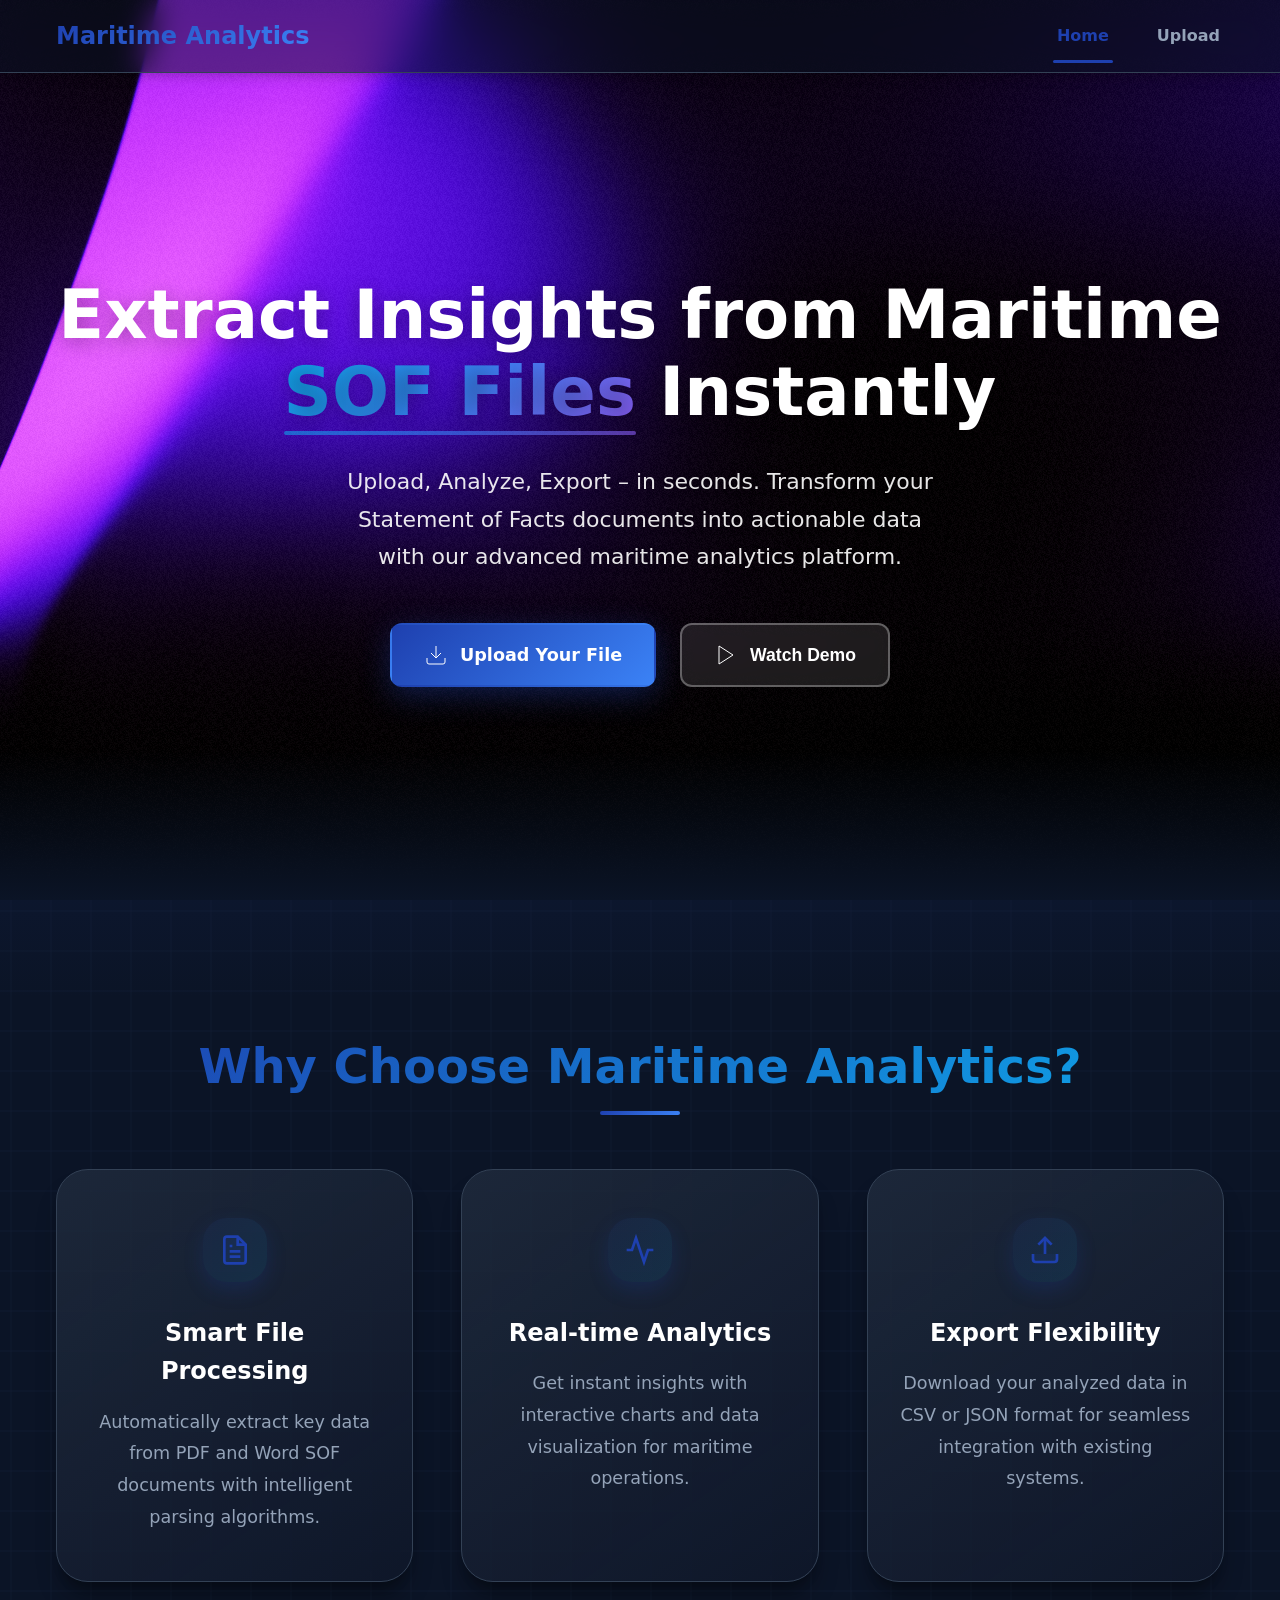
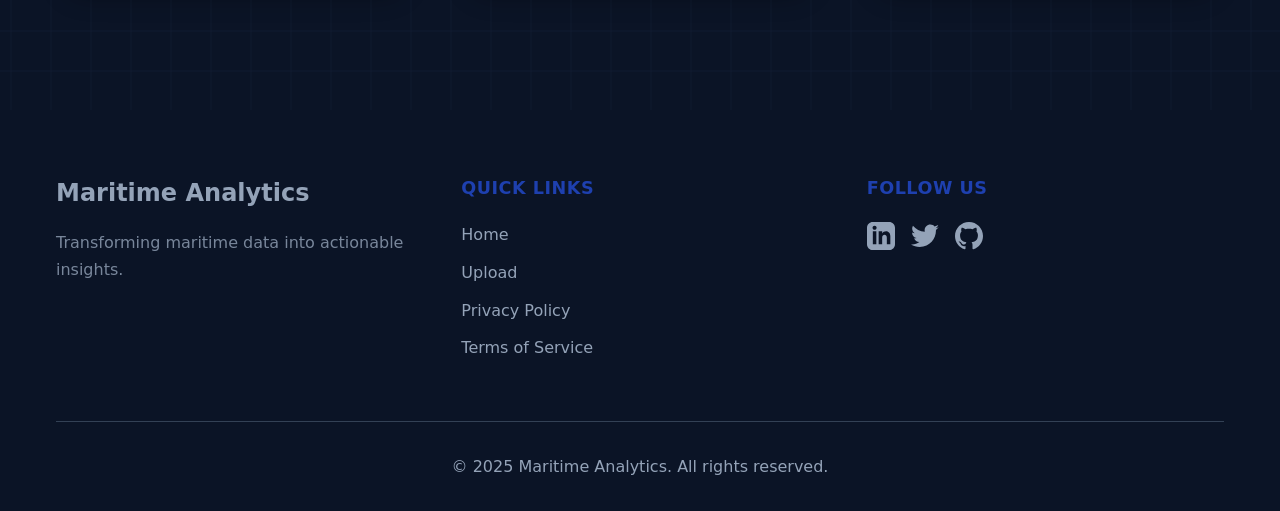
<file: project-frontend/index.html>
<!DOCTYPE html>
<html lang="en">
  <head>
    <meta charset="UTF-8" />
    <meta name="viewport" content="width=device-width, initial-scale=1.0" />
    <title>Maritime SOF Analytics - Extract Insights Instantly</title>
    <link rel="stylesheet" href="styles.css" />
  </head>
  <body>
    <nav class="navbar">
      <div class="nav-container">
        <div class="nav-brand">Maritime Analytics</div>
        <ul class="nav-menu" id="main-menu">
          <li><a href="index.html" class="nav-link active">Home</a></li>
          <li><a href="upload.html" class="nav-link">Upload</a></li>
        </ul>
      </div>
    </nav>

    <section class="hero">
      <canvas id="veil-canvas"></canvas>
      <div class="hero-container">
        <div class="hero-content">
          <h1 class="hero-title">
            Extract Insights from Maritime
            <span class="gradient-text">SOF Files</span>
            Instantly
          </h1>
          <p class="hero-subtitle">
            Upload, Analyze, Export – in seconds. Transform your Statement of
            Facts documents into actionable data with our advanced maritime
            analytics platform.
          </p>
          <div class="hero-actions">
            <a href="upload.html" class="cta-button primary">
              <svg class="button-icon" viewBox="0 0 24 24">
                <path d="M21 15v4a2 2 0 0 1-2 2H5a2 2 0 0 1-2-2v-4" />
                <polyline points="7,10 12,15 17,10" />
                <line x1="12" y1="15" x2="12" y2="3" />
              </svg>
              Upload Your File
            </a>
            <button class="cta-button secondary">
              <svg class="button-icon" viewBox="0 0 24 24">
                <polygon points="5,3 19,12 5,21 5,3" />
              </svg>
              Watch Demo
            </button>
          </div>
        </div>
      </div>
    </section>

    <section class="features">
      <canvas id="animatedGridCanvas"></canvas>
      <div class="container">
        <h2 class="section-title">Why Choose Maritime Analytics?</h2>
        <div class="features-grid">
          <div class="feature-card fade-in-up">
            <div class="feature-icon">
              <svg viewBox="0 0 24 24">
                <path
                  d="M14 2H6a2 2 0 0 0-2 2v16a2 2 0 0 0 2 2h12a2 2 0 0 0 2-2V8z"
                />
                <polyline points="14,2 14,8 20,8" />
                <line x1="16" y1="13" x2="8" y2="13" />
                <line x1="16" y1="17" x2="8" y2="17" />
                <polyline points="10,9 9,9 8,9" />
              </svg>
            </div>
            <h3 class="feature-title">Smart File Processing</h3>
            <p class="feature-description">
              Automatically extract key data from PDF and Word SOF documents
              with intelligent parsing algorithms.
            </p>
          </div>
          <div class="feature-card fade-in-up">
            <div class="feature-icon">
              <svg viewBox="0 0 24 24">
                <polyline points="22,12 18,12 15,21 9,3 6,12 2,12" />
              </svg>
            </div>
            <h3 class="feature-title">Real-time Analytics</h3>
            <p class="feature-description">
              Get instant insights with interactive charts and data
              visualization for maritime operations.
            </p>
          </div>
          <div class="feature-card fade-in-up">
            <div class="feature-icon">
              <svg viewBox="0 0 24 24">
                <path d="M21 15v4a2 2 0 0 1-2 2H5a2 2 0 0 1-2-2v-4" />
                <polyline points="17,8 12,3 7,8" />
                <line x1="12" y1="3" x2="12" y2="15" />
              </svg>
            </div>
            <h3 class="feature-title">Export Flexibility</h3>
            <p class="feature-description">
              Download your analyzed data in CSV or JSON format for seamless
              integration with existing systems.
            </p>
          </div>
        </div>
      </div>
    </section>

    <footer class="footer" id="contact">
      <div class="container">
        <div class="footer-content">
          <div class="footer-brand">
            <h3>Maritime Analytics</h3>
            <p>Transforming maritime data into actionable insights.</p>
          </div>
          <div class="footer-links">
            <h4>Quick Links</h4>
            <ul>
              <li><a href="index.html">Home</a></li>
              <li><a href="upload.html">Upload</a></li>
              <li><a href="#privacy">Privacy Policy</a></li>
              <li><a href="#terms">Terms of Service</a></li>
            </ul>
          </div>
          <div class="footer-social">
            <h4>Follow Us</h4>
            <div class="social-links-container">
              <a href="#" class="social-link" aria-label="LinkedIn">
                <svg viewBox="0 0 24 24" fill="currentColor">
                  <path
                    d="M19 0h-14c-2.761 0-5 2.239-5 5v14c0 2.761 2.239 5 5 5h14c2.762 0 5-2.239 5-5v-14c0-2.761-2.238-5-5-5zm-11 19h-3v-11h3v11zm-1.5-12.268c-.966 0-1.75-.79-1.75-1.764s.784-1.764 1.75-1.764 1.75.79 1.75 1.764-.783 1.764-1.75 1.764zm13.5 12.268h-3v-5.604c0-3.368-4-3.113-4 0v5.604h-3v-11h3v1.765c1.396-2.586 7-2.777 7 2.476v6.759z"
                  />
                </svg>
              </a>
              <a href="#" class="social-link" aria-label="Twitter">
                <svg viewBox="0 0 24 24" fill="currentColor">
                  <path
                    d="M24 4.557c-.883.392-1.832.656-2.828.775 1.017-.609 1.798-1.574 2.165-2.724-.951.564-2.005.974-3.127 1.195-.897-.957-2.178-1.555-3.594-1.555-3.179 0-5.515 2.966-4.797 6.045-4.091-.205-7.719-2.165-10.148-5.144-1.29 2.213-.669 5.108 1.523 6.574-.806-.026-1.566-.247-2.229-.616v.064c0 2.298 1.634 4.212 3.793 4.649-.65.177-1.354.23-2.06.086.608 1.93 2.368 3.243 4.465 3.28-1.695 1.325-3.826 2.112-6.147 2.112-.4 0-.792-.023-1.175-.068 2.169 1.39 4.768 2.212 7.548 2.212 9.142 0 14.307-7.721 13.995-14.646.962-.695 1.797-1.562 2.457-2.549z"
                  />
                </svg>
              </a>
              <a href="#" class="social-link" aria-label="GitHub">
                <svg viewBox="0 0 24 24" fill="currentColor">
                  <path
                    d="M12 0c-6.626 0-12 5.373-12 12 0 5.302 3.438 9.8 8.207 11.387.599.111.793-.261.793-.577v-2.234c-3.338.726-4.033-1.416-4.033-1.416-.546-1.387-1.333-1.756-1.333-1.756-1.089-.745.083-.729.083-.729 1.205.084 1.839 1.237 1.839 1.237 1.07 1.834 2.807 1.304 3.492.997.107-.775.418-1.305.762-1.604-2.665-.305-5.467-1.334-5.467-5.931 0-1.311.469-2.381 1.236-3.221-.124-.303-.535-1.524.117-3.176 0 0 1.008-.322 3.301 1.23.957-.266 1.983-.399 3.003-.404 1.02.005 2.047.138 3.006.404 2.291-1.552 3.297-1.23 3.297-1.23.653 1.653.242 2.874.118 3.176.77.84 1.235 1.911 1.235 3.221 0 4.609-2.807 5.624-5.479 5.921.43.372.823 1.102.823 2.222v3.293c0 .319.192.694.801.576 4.765-1.589 8.199-6.086 8.199-11.386 0-6.627-5.373-12-12-12z"
                  />
                </svg>
              </a>
            </div>
          </div>
        </div>
        <div class="footer-bottom">
          <p>&copy; 2025 Maritime Analytics. All rights reserved.</p>
        </div>
      </div>
    </footer>
    <script src="script.js"></script>
  </body>
</html>
</file>
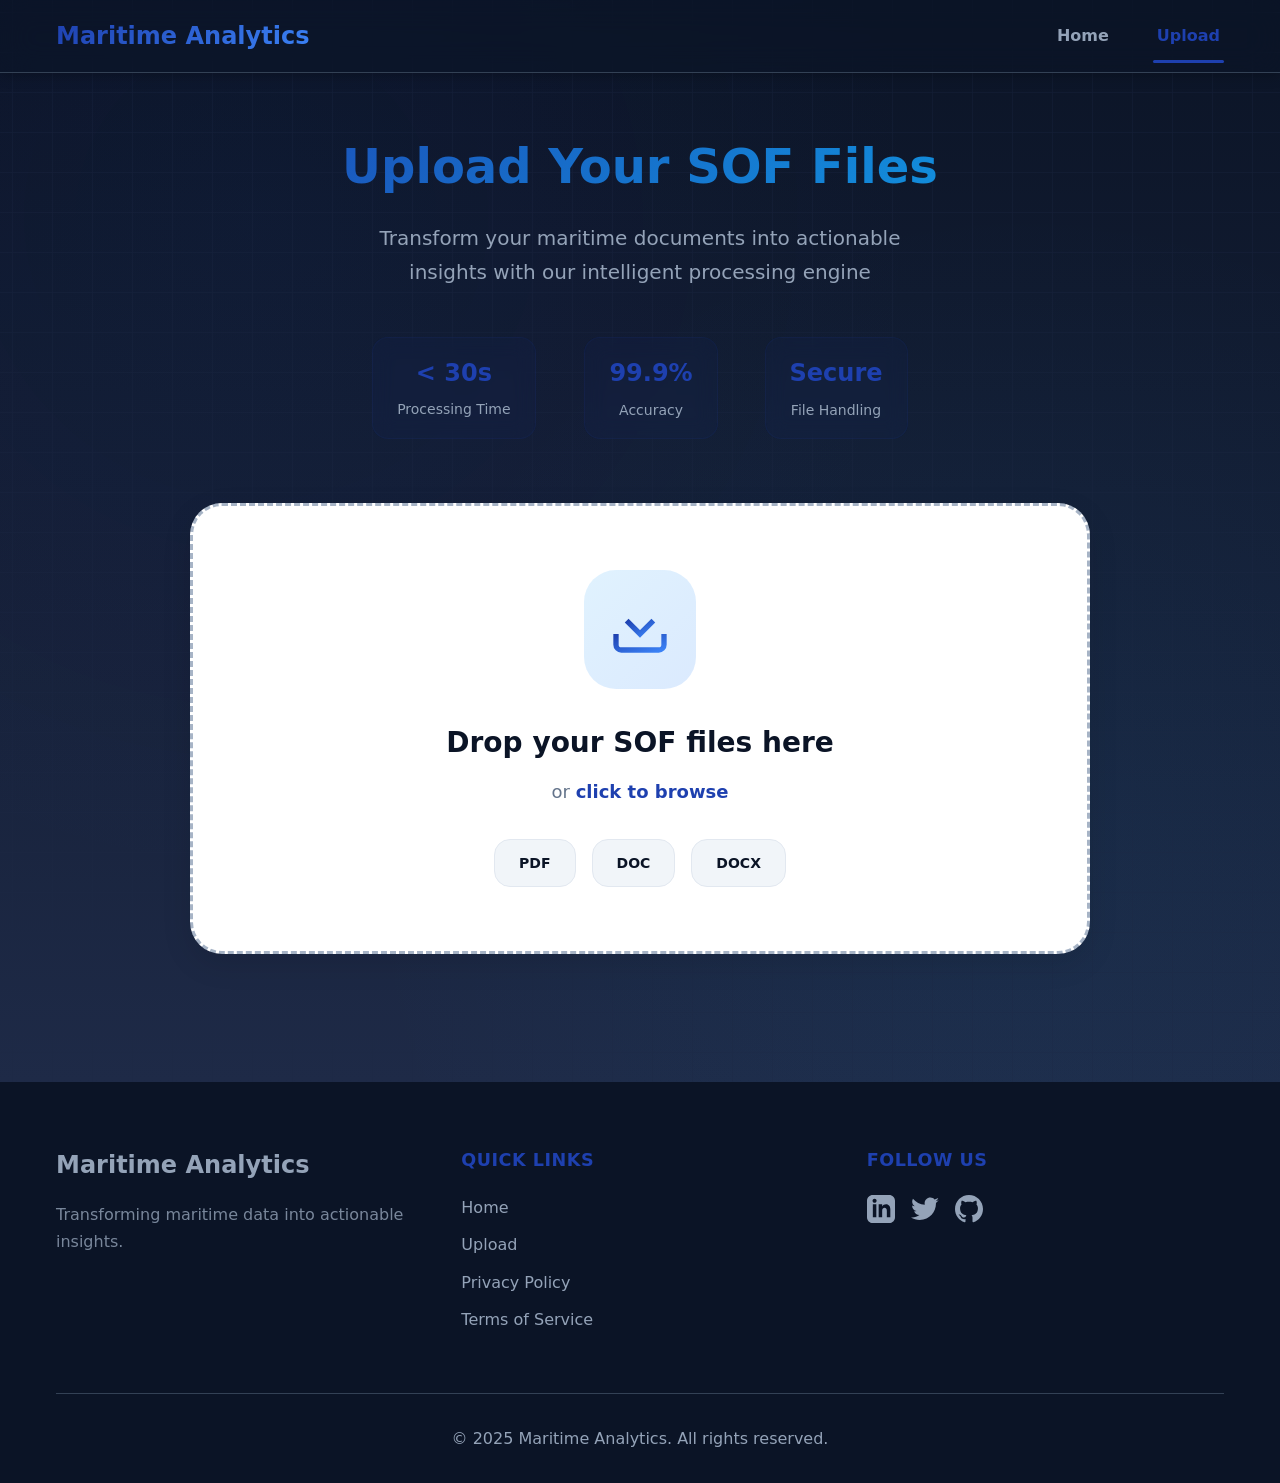
<file: project-frontend/upload.html>
<!DOCTYPE html>
<html lang="en">
  <head>
    <meta charset="UTF-8" />
    <meta name="viewport" content="width=device-width, initial-scale=1.0" />
    <title>Upload SOF Files - Maritime Analytics</title>
    <link rel="stylesheet" href="styles.css?v=2.0" />
  </head>
  <body>
    <nav class="navbar">
      <div class="nav-container">
        <div class="nav-brand">Maritime Analytics</div>
        <ul class="nav-menu">
          <li><a href="index.html" class="nav-link">Home</a></li>
          <li><a href="upload.html" class="nav-link active">Upload</a></li>
        </ul>
      </div>
    </nav>
    <section class="upload-section">
      <canvas id="animatedGridCanvas"></canvas>
      <div class="container">
        <div class="upload-header">
          <h1>Upload Your SOF Files</h1>
          <p>
            Transform your maritime documents into actionable insights with our
            intelligent processing engine
          </p>
          <div class="upload-stats">
            <div class="upload-stat">
              <span class="stat-number">&lt; 30s</span>
              <span class="stat-label">Processing Time</span>
            </div>
            <div class="upload-stat">
              <span class="stat-number">99.9%</span>
              <span class="stat-label">Accuracy</span>
            </div>
            <div class="upload-stat">
              <span class="stat-number">Secure</span>
              <span class="stat-label">File Handling</span>
            </div>
          </div>
        </div>
        <div class="upload-container">
          <div class="upload-zone" id="uploadZone">
            <div class="upload-content">
              <div class="upload-icon">
                <svg viewBox="0 0 24 24">
                  <defs>
                    <linearGradient
                      id="uploadGradient"
                      x1="0%"
                      y1="0%"
                      x2="100%"
                      y2="100%"
                    >
                      <stop
                        offset="0%"
                        style="stop-color: #1e40af; stop-opacity: 1"
                      />
                      <stop
                        offset="100%"
                        style="stop-color: #3b82f6; stop-opacity: 1"
                      />
                    </linearGradient>
                  </defs>
                  <path
                    d="M21 15v4a2 2 0 0 1-2 2H5a2 2 0 0 1-2-2v-4"
                    stroke="url(#uploadGradient)"
                    stroke-width="2"
                    fill="none"
                  />
                  <polyline
                    points="7,10 12,15 17,10"
                    stroke="url(#uploadGradient)"
                    stroke-width="2"
                    fill="none"
                  />
                  <line
                    x1="12"
                    y1="15"
                    x2="12"
                    y2="3"
                    stroke="url(#uploadGradient)"
                    stroke-width="2"
                  />
                </svg>
              </div>
              <h3>Drop your SOF files here</h3>
              <p>or <span class="browse-text">click to browse</span></p>
              <div class="file-types">
                <div class="file-type">PDF</div>
                <div class="file-type">DOC</div>
                <div class="file-type">DOCX</div>
              </div>
            </div>
            <input
              type="file"
              id="fileInput"
              accept=".pdf,.doc,.docx"
              multiple
              hidden
            />
          </div>
          <div
            class="progress-section"
            id="progressSection"
            style="display: none"
          >
            <div class="progress-header">
              <div class="progress-title">
                <h3>Processing Your Files</h3>
                <p>Extracting maritime data with AI-powered algorithms</p>
              </div>
            </div>
            <div class="progress-container">
              <div class="progress-bar">
                <div class="progress-fill" id="progressFill"></div>
              </div>
              <div class="progress-details">
                <span class="progress-text" id="progressText"
                  >Initializing...</span
                >
                <span class="progress-percentage" id="progressPercentage"
                  >0%</span
                >
              </div>
            </div>
          </div>
          <div class="file-list" id="fileList"></div>
          <button
            type="button"
            class="process-button"
            id="processButton"
            style="display: none"
          >
            <span>Process Files</span>
            <div class="button-shimmer"></div>
          </button>
        </div>
      </div>
    </section>
    <footer class="footer" id="contact">
      <div class="container">
        <div class="footer-content">
          <div class="footer-brand">
            <h3>Maritime Analytics</h3>
            <p>Transforming maritime data into actionable insights.</p>
          </div>
          <div class="footer-links">
            <h4>Quick Links</h4>
            <ul>
              <li><a href="index.html">Home</a></li>
              <li><a href="upload.html">Upload</a></li>
              <li><a href="#privacy">Privacy Policy</a></li>
              <li><a href="#terms">Terms of Service</a></li>
            </ul>
          </div>
          <div class="footer-social">
            <h4>Follow Us</h4>
            <div class="social-links-container">
              <a href="#" class="social-link" aria-label="LinkedIn"
                ><svg viewBox="0 0 24 24" fill="currentColor">
                  <path
                    d="M19 0h-14c-2.761 0-5 2.239-5 5v14c0 2.761 2.239 5 5 5h14c2.762 0 5-2.239 5-5v-14c0-2.761-2.238-5-5-5zm-11 19h-3v-11h3v11zm-1.5-12.268c-.966 0-1.75-.79-1.75-1.764s.784-1.764 1.75-1.764 1.75.79 1.75 1.764-.783 1.764-1.75 1.764zm13.5 12.268h-3v-5.604c0-3.368-4-3.113-4 0v5.604h-3v-11h3v1.765c1.396-2.586 7-2.777 7 2.476v6.759z"
                  /></svg
              ></a>
              <a href="#" class="social-link" aria-label="Twitter"
                ><svg viewBox="0 0 24 24" fill="currentColor">
                  <path
                    d="M24 4.557c-.883.392-1.832.656-2.828.775 1.017-.609 1.798-1.574 2.165-2.724-.951.564-2.005.974-3.127 1.195-.897-.957-2.178-1.555-3.594-1.555-3.179 0-5.515 2.966-4.797 6.045-4.091-.205-7.719-2.165-10.148-5.144-1.29 2.213-.669 5.108 1.523 6.574-.806-.026-1.566-.247-2.229-.616v.064c0 2.298 1.634 4.212 3.793 4.649-.65.177-1.354.23-2.06.086.608 1.93 2.368 3.243 4.465 3.28-1.695 1.325-3.826 2.112-6.147 2.112-.4 0-.792-.023-1.175-.068 2.169 1.39 4.768 2.212 7.548 2.212 9.142 0 14.307-7.721 13.995-14.646.962-.695 1.797-1.562 2.457-2.549z"
                  /></svg
              ></a>
              <a href="#" class="social-link" aria-label="GitHub"
                ><svg viewBox="0 0 24 24" fill="currentColor">
                  <path
                    d="M12 0c-6.626 0-12 5.373-12 12 0 5.302 3.438 9.8 8.207 11.387.599.111.793-.261.793-.577v-2.234c-3.338.726-4.033-1.416-4.033-1.416-.546-1.387-1.333-1.756-1.333-1.756-1.089-.745.083-.729.083-.729 1.205.084 1.839 1.237 1.839 1.237 1.07 1.834 2.807 1.304 3.492.997.107-.775.418-1.305.762-1.604-2.665-.305-5.467-1.334-5.467-5.931 0-1.311.469-2.381 1.236-3.221-.124-.303-.535-1.524.117-3.176 0 0 1.008-.322 3.301 1.23.957-.266 1.983-.399 3.003-.404 1.02.005 2.047.138 3.006.404 2.291-1.552 3.297-1.23 3.297-1.23.653 1.653.242 2.874.118 3.176.77.84 1.235 1.911 1.235 3.221 0 4.609-2.807 5.624-5.479 5.921.43.372.823 1.102.823 2.222v3.293c0 .319.192.694.801.576 4.765-1.589 8.199-6.086 8.199-11.386 0-6.627-5.373-12-12-12z"
                  /></svg
              ></a>
            </div>
          </div>
        </div>
        <div class="footer-bottom">
          <p>&copy; 2025 Maritime Analytics. All rights reserved.</p>
        </div>
      </div>
    </footer>
    <script src="script.js?v=2.0"></script>
  </body>
</html>
</file>
<file: project-frontend/styles.css>
:root {
  --primary-navy: #0b1426;
  --secondary-navy: #1e2a47;
  --accent-blue: #1e40af;
  --light-blue: #3b82f6;
  --ocean-blue: #0ea5e9;
  --deep-blue: #075985;
  --white: #ffffff;
  --light-gray: #f1f5f9;
  --gray: #64748b;
  --border: #e2e8f0;
  --success: #059669;
  --warning: #d97706;
  --error: #dc2626;
  --hero-gradient: linear-gradient(
    135deg,
    #0b1426 0%,
    #1e2a47 50%,
    #2563eb 100%
  );
  --card-gradient: linear-gradient(
    145deg,
    rgba(30, 41, 59, 0.9) 0%,
    rgba(15, 23, 42, 0.8) 100%
  );
  --button-gradient: linear-gradient(135deg, #1e40af 0%, #3b82f6 100%);
  --ocean-gradient: linear-gradient(
    90deg,
    #0ea5e9 0%,
    #0284c7 50%,
    #075985 100%
  );
  --bg-primary: var(--primary-navy);
  --bg-secondary: var(--secondary-navy);
  --text-primary: var(--white);
  --text-secondary: #94a3b8;
  --border-color: #334155;
  --shadow: 0 10px 25px -5px rgba(0, 0, 0, 0.4),
    0 4px 6px -2px rgba(0, 0, 0, 0.2);
  --card-shadow: 0 20px 25px -5px rgba(0, 0, 0, 0.3),
    0 10px 10px -5px rgba(0, 0, 0, 0.2);
  --glow: 0 0 20px rgba(59, 130, 246, 0.4);
  --solid-bg-color: #0b1426;
  --accent-blue-transparent: rgba(30, 64, 175, 0.3);
}

* {
  margin: 0;
  padding: 0;
  box-sizing: border-box;
}

body {
  font-family: system-ui, -apple-system, sans-serif;
  background-color: var(--solid-bg-color);
  color: var(--text-primary);
  line-height: 1.6;
  transition: background-color 0.3s ease, color 0.3s ease;
}

.container {
  max-width: 1200px;
  margin: 0 auto;
  padding: 0 1rem;
}

.navbar {
  position: fixed;
  top: 0;
  width: 100%;
  background: rgba(11, 20, 38, 0.5);
  backdrop-filter: blur(16px);
  border-bottom: 1px solid var(--border-color);
  z-index: 1000;
  transition: all 0.3s ease;
  box-shadow: 0 2px 12px rgba(0, 0, 0, 0.25);
}

.nav-container {
  max-width: 1200px;
  margin: 0 auto;
  padding: 0 1rem;
  display: flex;
  align-items: center;
  gap: 2.5rem;
  height: 4.5rem;
}

.nav-brand {
  display: flex;
  align-items: center;
  gap: 0.75rem;
  font-weight: 700;
  font-size: 1.5rem;
  background: var(--button-gradient);
  -webkit-background-clip: text;
  -webkit-text-fill-color: transparent;
  background-clip: text;
  margin-right: auto;
}

.nav-menu {
  display: flex;
  list-style: none;
  gap: 2.5rem;
}

.nav-link {
  text-decoration: none;
  color: var(--text-secondary);
  font-weight: 600;
  transition: all 0.2s ease-in-out;
  position: relative;
  padding: 0.5rem 0.25rem;
  border-radius: 0.25rem;
}

.nav-link:hover {
  color: var(--accent-blue);
  transform: translateY(-1px);
}

.nav-link::after {
  content: '';
  position: absolute;
  bottom: -10px;
  left: 0;
  width: 100%;
  height: 3px;
  background: var(--accent-blue);
  border-radius: 2px;
  transform: scaleX(0);
  transition: transform 0.3s ease;
  transform-origin: center;
}

.nav-link:hover::after,
.nav-link.active::after {
  transform: scaleX(1);
}

.nav-link.active {
  color: var(--accent-blue);
}

.hero {
  min-height: 100vh;
  display: flex;
  align-items: center;
  background: var(--hero-gradient);
  position: relative;
  overflow: hidden;
  padding-top: 4rem;
}

.hero::after {
  content: '';
  position: absolute;
  bottom: 0;
  left: 0;
  width: 100%;
  height: 150px;
  background: linear-gradient(
    to top,
    var(--solid-bg-color) 0%,
    transparent 100%
  );
  pointer-events: none;
  z-index: 2;
}

.hero::before {
  content: '';
  position: absolute;
  top: 0;
  left: 0;
  right: 0;
  bottom: 0;
  background: linear-gradient(
    -45deg,
    var(--deep-blue),
    var(--primary-navy),
    var(--accent-blue),
    var(--ocean-blue)
  );
  background-size: 400% 400%;
  animation: gradient-animation 15s ease infinite;
  pointer-events: none;
  z-index: 0;
}

#veil-canvas {
  position: absolute;
  top: 0;
  left: 0;
  width: 100%;
  height: 100%;
  z-index: 1;
}

.hero-container {
  display: grid;
  grid-template-columns: 1fr;
  gap: 2rem;
  align-items: center;
  position: relative;
  z-index: 10;
  width: 100%;
  max-width: 1200px;
  margin: 0 auto;
  padding: 0 1rem;
}

.hero-content {
  animation: fadeInUp 1.2s ease-out;
  text-align: center;
}

.hero-title {
  font-size: 4.2rem;
  font-weight: 800;
  line-height: 1.15;
  margin-bottom: 2rem;
  color: var(--white);
  text-shadow: 0 4px 20px rgba(0, 0, 0, 0.3);
}

.gradient-text {
  background: linear-gradient(135deg, #0ea5e9 0%, #3b82f6 50%, #8b5cf6 100%);
  -webkit-background-clip: text;
  -webkit-text-fill-color: transparent;
  background-clip: text;
  position: relative;
  display: inline-block;
}

.gradient-text::after {
  content: '';
  position: absolute;
  bottom: -4px;
  left: 0;
  right: 0;
  height: 4px;
  background: linear-gradient(135deg, #0ea5e9 0%, #3b82f6 50%, #8b5cf6 100%);
  border-radius: 2px;
  opacity: 0.6;
}

.hero-subtitle {
  font-size: 1.375rem;
  color: rgba(255, 255, 255, 0.9);
  margin-bottom: 3rem;
  max-width: 600px;
  line-height: 1.7;
  text-shadow: 0 2px 10px rgba(0, 0, 0, 0.2);
  margin-left: auto;
  margin-right: auto;
}

.hero-actions {
  display: flex;
  gap: 1.5rem;
  flex-wrap: wrap;
  justify-content: center;
}

.cta-button {
  display: inline-flex;
  align-items: center;
  gap: 0.75rem;
  padding: 1rem 2rem;
  border-radius: 0.75rem;
  text-decoration: none;
  font-weight: 700;
  font-size: 1.1rem;
  transition: all 0.4s ease;
  border: none;
  cursor: pointer;
  position: relative;
  overflow: hidden;
}

.cta-button::before {
  content: '';
  position: absolute;
  top: 0;
  left: -100%;
  width: 100%;
  height: 100%;
  background: linear-gradient(
    90deg,
    transparent,
    rgba(255, 255, 255, 0.2),
    transparent
  );
  transition: left 0.5s ease;
}

.cta-button:hover::before {
  left: 100%;
}

.cta-button.primary {
  background: var(--button-gradient);
  color: white;
  box-shadow: 0 8px 30px rgba(30, 64, 175, 0.4);
  border: 2px solid transparent;
  animation: pulse-glow 2.5s infinite;
}

.cta-button.primary:hover {
  transform: translateY(-3px) scale(1.02);
  box-shadow: 0 15px 40px rgba(30, 64, 175, 0.6);
  animation: none;
}

.cta-button.secondary {
  background: rgba(255, 255, 255, 0.1);
  color: white;
  border: 2px solid rgba(255, 255, 255, 0.3);
  backdrop-filter: blur(10px);
}

.cta-button.secondary:hover {
  background: rgba(255, 255, 255, 0.2);
  border-color: rgba(255, 255, 255, 0.5);
  transform: translateY(-3px) scale(1.02);
}

.button-icon {
  width: 1.5rem;
  height: 1.5rem;
  stroke: currentColor;
  fill: none;
  transition: transform 0.3s ease;
}

.cta-button:hover .button-icon {
  transform: scale(1.1);
}

.features {
  position: relative;
  overflow: hidden;
  padding: 8rem 0;
  background: var(--solid-bg-color);
}

#animatedGridCanvas {
  position: absolute;
  top: 0;
  left: 0;
  width: 100%;
  height: 100%;
  z-index: 0;
  opacity: 0.4;
}

.features .container {
  position: relative;
  z-index: 1;
}

.features::before {
  content: '';
  position: absolute;
  top: 0;
  left: 0;
  right: 0;
  height: 100px;
  background: linear-gradient(to bottom, rgba(30, 64, 175, 0.05), transparent);
}

.section-title {
  text-align: center;
  font-size: 3rem;
  font-weight: 800;
  margin-bottom: 4rem;
  background: linear-gradient(135deg, var(--accent-blue), var(--ocean-blue));
  -webkit-background-clip: text;
  -webkit-text-fill-color: transparent;
  background-clip: text;
  position: relative;
}

.section-title::after {
  content: '';
  position: absolute;
  bottom: -10px;
  left: 50%;
  transform: translateX(-50%);
  width: 80px;
  height: 4px;
  background: var(--button-gradient);
  border-radius: 2px;
}

.features-grid {
  display: grid;
  grid-template-columns: repeat(auto-fit, minmax(350px, 1fr));
  gap: 3rem;
}

.feature-card {
  background: var(--card-gradient);
  padding: 3rem 2rem;
  border-radius: 2rem;
  box-shadow: var(--card-shadow);
  text-align: center;
  border: 1px solid var(--border-color);
  position: relative;
  overflow: hidden;
  transition: transform 0.4s ease, box-shadow 0.4s ease;
  --mouse-x: 50%;
  --mouse-y: 50%;
}

.feature-card::before {
  content: '';
  position: absolute;
  top: 0;
  left: 0;
  right: 0;
  bottom: 0;
  background: radial-gradient(
    circle at var(--mouse-x) var(--mouse-y),
    rgba(255, 255, 255, 0.1),
    transparent 40%
  );
  opacity: 0;
  transition: opacity 0.4s ease;
  pointer-events: none;
}

.feature-card:hover {
  transform: translateY(-12px) scale(1.02);
  box-shadow: 0 30px 60px -10px rgba(0, 0, 0, 0.2);
}

.feature-card:hover::before {
  opacity: 1;
}

.feature-card:hover .feature-icon {
  transform: scale(1.1);
}

.feature-icon {
  width: 4rem;
  height: 4rem;
  margin: 0 auto 2rem;
  padding: 1rem;
  background: linear-gradient(
    135deg,
    rgba(30, 64, 175, 0.1),
    rgba(14, 165, 233, 0.1)
  );
  border-radius: 1.5rem;
  display: flex;
  align-items: center;
  justify-content: center;
  box-shadow: 0 8px 20px rgba(30, 64, 175, 0.2);
  transition: transform 0.4s ease;
}

.feature-icon svg {
  width: 2rem;
  height: 2rem;
  stroke: var(--accent-blue);
  fill: var(--accent-blue);
  fill-opacity: 0.1;
  stroke-width: 2;
}

.feature-title {
  font-size: 1.5rem;
  font-weight: 700;
  margin-bottom: 1rem;
  color: var(--text-primary);
}

.feature-description {
  color: var(--text-secondary);
  line-height: 1.8;
  font-size: 1.1rem;
}

.upload-section {
  padding: 8rem 0 6rem;
  min-height: 100vh;
  background: linear-gradient(
    180deg,
    var(--bg-primary) 0%,
    var(--bg-secondary) 100%
  );
  position: relative;
}

.upload-section::before {
  content: '';
  position: absolute;
  top: 0;
  left: 0;
  right: 0;
  bottom: 0;
  background: radial-gradient(
      circle at 20% 20%,
      rgba(30, 64, 175, 0.05) 0%,
      transparent 50%
    ),
    radial-gradient(
      circle at 80% 80%,
      rgba(14, 165, 233, 0.05) 0%,
      transparent 50%
    );
  pointer-events: none;
}

.upload-header {
  text-align: center;
  margin-bottom: 4rem;
  position: relative;
  z-index: 1;
}

.upload-header h1 {
  font-size: 3rem;
  font-weight: 800;
  margin-bottom: 1rem;
  background: linear-gradient(135deg, var(--accent-blue), var(--ocean-blue));
  -webkit-background-clip: text;
  -webkit-text-fill-color: transparent;
  background-clip: text;
}

.upload-header p {
  color: var(--text-secondary);
  font-size: 1.25rem;
  margin-bottom: 3rem;
  max-width: 600px;
  margin-left: auto;
  margin-right: auto;
  line-height: 1.7;
}

.upload-stats {
  display: flex;
  justify-content: center;
  gap: 3rem;
  flex-wrap: wrap;
}

.upload-stat {
  text-align: center;
  padding: 1rem 1.5rem;
  background: rgba(30, 64, 175, 0.05);
  border-radius: 1rem;
  border: 1px solid rgba(30, 64, 175, 0.1);
  backdrop-filter: blur(10px);
}

.upload-stat .stat-number {
  display: block;
  font-size: 1.5rem;
  font-weight: 700;
  color: var(--accent-blue);
  margin-bottom: 0.25rem;
}

.upload-stat .stat-label {
  font-size: 0.875rem;
  color: var(--text-secondary);
  font-weight: 500;
}

.upload-container {
  max-width: 900px;
  margin: 4rem auto 0;
  position: relative;
  z-index: 1;
}

.upload-zone {
  border: 3px dashed #a7b4c6;
  border-radius: 2rem;
  padding: 4rem 2rem;
  text-align: center;
  transition: all 0.4s ease;
  cursor: pointer;
  position: relative;
  background: var(--white);
  box-shadow: 0 10px 30px rgba(0, 0, 0, 0.1);
  overflow: hidden;
}

.upload-zone:hover,
.upload-zone.drag-over {
  border-color: var(--accent-blue);
  background: #f8fafc;
  transform: scale(1.02);
  box-shadow: 0 0 30px rgba(59, 130, 246, 0.4);
}

.upload-content {
  position: relative;
  z-index: 1;
}

.upload-icon {
  margin-bottom: 2rem;
  display: inline-block;
  padding: 1.5rem;
  background: linear-gradient(135deg, #e0f2fe, #dbeafe);
  border-radius: 2rem;
  transition: all 0.4s ease;
}

.upload-zone:hover .upload-icon {
  transform: scale(1.1);
}

.upload-icon svg {
  width: 4rem;
  height: 4rem;
}

.upload-content h3 {
  font-size: 1.75rem;
  font-weight: 700;
  margin-bottom: 0.75rem;
  color: var(--primary-navy);
}

.upload-content p {
  font-size: 1.125rem;
  color: var(--gray);
  margin-bottom: 2rem;
}

.browse-text {
  color: var(--accent-blue);
  font-weight: 700;
  position: relative;
}

.browse-text::after {
  content: '';
  position: absolute;
  bottom: -2px;
  left: 0;
  right: 0;
  height: 2px;
  background: var(--accent-blue);
  transform: scaleX(0);
  transition: transform 0.3s ease;
}

.upload-zone:hover .browse-text::after {
  transform: scaleX(1);
}

.file-types {
  display: flex;
  justify-content: center;
  gap: 1rem;
  flex-wrap: wrap;
}

.file-type {
  display: flex;
  align-items: center;
  gap: 0.5rem;
  padding: 0.75rem 1.5rem;
  background: #f1f5f9;
  border-radius: 1rem;
  font-size: 0.875rem;
  font-weight: 600;
  color: var(--primary-navy);
  border: 1px solid #e2e8f0;
  transition: all 0.3s ease;
  box-shadow: none;
}

.file-type:hover {
  transform: translateY(-2px);
  background: #e2e8f0;
}

.progress-section {
  margin-top: 3rem;
  padding: 2.5rem;
  background: var(--white);
  border-radius: 2rem;
  border: 1px solid #e2e8f0;
  box-shadow: 0 10px 30px rgba(0, 0, 0, 0.1);
  position: relative;
  overflow: hidden;
}

.progress-header {
  display: flex;
  align-items: center;
  justify-content: space-between;
  margin-bottom: 1.5rem;
  flex-wrap: wrap;
  gap: 1rem;
}

.progress-title h3 {
  font-size: 1.5rem;
  font-weight: 700;
  margin-bottom: 0.25rem;
  color: var(--primary-navy);
}

.progress-title p {
  color: var(--gray);
  font-size: 1rem;
}

.progress-container {
  position: relative;
}

.progress-bar {
  width: 100%;
  height: 1rem;
  background: #e2e8f0;
  border-radius: 0.5rem;
  overflow: hidden;
  position: relative;
  margin-bottom: 1rem;
  box-shadow: none;
}

.progress-fill {
  height: 100%;
  background: var(--button-gradient);
  border-radius: 0.5rem;
  transition: width 0.5s ease;
  width: 0%;
  position: relative;
  overflow: hidden;
}

.progress-fill::after {
  content: '';
  position: absolute;
  top: 0;
  left: 0;
  right: 0;
  bottom: 0;
  background: linear-gradient(
    90deg,
    transparent,
    rgba(255, 255, 255, 0.3),
    transparent
  );
  animation: progress-shimmer 2s ease-in-out infinite;
}

.progress-details {
  display: flex;
  justify-content: space-between;
  align-items: center;
}

.progress-text {
  color: var(--gray);
  font-size: 0.875rem;
}

.progress-percentage {
  font-weight: 700;
  color: var(--accent-blue);
  font-size: 0.875rem;
}

.file-list {
  margin-top: 2rem;
  display: grid;
  gap: 1rem;
}

.file-item {
  display: flex;
  align-items: center;
  justify-content: space-between;
  padding: 1.5rem;
  background: var(--white);
  border-radius: 1rem;
  border: 1px solid #dde4ee;
  transition: all 0.3s ease;
  box-shadow: 0 4px 15px rgba(0, 0, 0, 0.05);
}

.file-item:hover {
  transform: translateX(5px);
  box-shadow: 0 8px 25px rgba(0, 0, 0, 0.1);
}

.file-info {
  display: flex;
  align-items: center;
  gap: 1rem;
}

.file-info svg {
  width: 2rem;
  height: 2rem;
  stroke: var(--accent-blue);
  fill: none;
  padding: 0.25rem;
  background: rgba(30, 64, 175, 0.1);
  border-radius: 0.5rem;
}

.file-details {
  display: flex;
  flex-direction: column;
  gap: 0.25rem;
}

.file-name {
  font-weight: 600;
  color: var(--primary-navy);
}

.file-size {
  font-size: 0.875rem;
  color: var(--gray);
}

.file-status {
  padding: 0.5rem 1rem;
  border-radius: 2rem;
  font-size: 0.875rem;
  font-weight: 600;
  text-transform: uppercase;
  letter-spacing: 0.5px;
}

.file-status.success {
  background: linear-gradient(
    135deg,
    rgba(5, 150, 105, 0.15),
    rgba(16, 185, 129, 0.15)
  );
  color: var(--success);
  border: 1px solid rgba(5, 150, 105, 0.2);
}

.file-status.in-progress {
  background: linear-gradient(
    135deg,
    rgba(217, 119, 6, 0.15),
    rgba(245, 158, 11, 0.15)
  );
  color: var(--warning);
}

.file-status.delayed {
  background: linear-gradient(
    135deg,
    rgba(220, 38, 38, 0.15),
    rgba(239, 68, 68, 0.15)
  );
  color: var(--error);
}

.process-button {
  width: 100%;
  margin-top: 3rem;
  padding: 1.25rem 2rem;
  background: var(--button-gradient);
  color: white;
  border: none;
  border-radius: 1rem;
  font-weight: 700;
  font-size: 1.1rem;
  cursor: pointer;
  transition: all 0.4s ease;
  display: flex;
  align-items: center;
  justify-content: center;
  gap: 0.75rem;
  position: relative;
  overflow: hidden;
  box-shadow: 0 8px 30px rgba(30, 64, 175, 0.3);
}

.process-button::before {
  content: '';
  position: absolute;
  top: 0;
  left: -100%;
  width: 100%;
  height: 100%;
  background: linear-gradient(
    90deg,
    transparent,
    rgba(255, 255, 255, 0.2),
    transparent
  );
  transition: left 0.6s ease;
}

.process-button:hover::before {
  left: 100%;
}

.process-button:hover {
  transform: translateY(-3px) scale(1.02);
  box-shadow: 0 15px 40px rgba(30, 64, 175, 0.4);
}

.button-shimmer {
  position: absolute;
  top: 0;
  left: -100%;
  width: 100%;
  height: 100%;
  background: linear-gradient(
    90deg,
    transparent,
    rgba(255, 255, 255, 0.3),
    transparent
  );
  animation: button-shimmer 3s ease-in-out infinite;
}

.data-section {
  padding: 8rem 0 6rem;
  min-height: 100vh;
  position: relative;
}

.data-header {
  display: flex;
  justify-content: space-between;
  align-items: center;
  margin-bottom: 3rem;
  flex-wrap: wrap;
  gap: 2rem;
  position: relative;
  z-index: 1;
}

.data-header h1 {
  font-size: 3rem;
  font-weight: 800;
  position: relative;
}

.data-header h1::after {
  content: '';
  position: absolute;
  bottom: -8px;
  left: 0;
  width: 60px;
  height: 4px;
  background: var(--button-gradient);
  border-radius: 2px;
}

.data-actions {
  display: flex;
  gap: 1rem;
}

.export-button {
  display: flex;
  align-items: center;
  gap: 0.75rem;
  padding: 1rem 1.5rem;
  background: var(--button-gradient);
  color: white;
  border: none;
  border-radius: 0.75rem;
  font-weight: 700;
  cursor: pointer;
  transition: all 0.4s ease;
  position: relative;
  overflow: hidden;
  box-shadow: 0 6px 20px rgba(30, 64, 175, 0.3);
}

.export-button:hover {
  transform: translateY(-2px) scale(1.02);
  box-shadow: 0 10px 30px rgba(30, 64, 175, 0.4);
}

.controls {
  display: grid;
  grid-template-columns: 1fr auto;
  gap: 1.5rem;
  margin-bottom: 3rem;
  position: relative;
  z-index: 1;
}

.filter-container {
  display: flex;
  gap: 1.5rem;
}

.search-container {
  position: relative;
}

.search-icon {
  position: absolute;
  left: 1.25rem;
  top: 50%;
  transform: translateY(-50%);
  width: 1.25rem;
  height: 1.25rem;
  fill: none;
  z-index: 2;
}

.summary-cards {
  display: grid;
  grid-template-columns: repeat(auto-fit, minmax(250px, 1fr));
  gap: 2rem;
  margin-bottom: 4rem;
  position: relative;
  z-index: 1;
}

.summary-card {
  display: flex;
  align-items: center;
  gap: 1.5rem;
  padding: 2rem;
  transition: all 0.4s ease;
  position: relative;
  overflow: hidden;
}

.summary-card:hover {
  transform: translateY(-5px) scale(1.02);
}

.summary-icon {
  width: 4rem;
  height: 4rem;
  padding: 1rem;
  border-radius: 1.25rem;
  display: flex;
  align-items: center;
  justify-content: center;
  transition: all 0.4s ease;
}

.summary-card:hover .summary-icon {
  transform: scale(1.1) rotate(5deg);
}

.summary-content h3 {
  font-size: 2.25rem;
  font-weight: 800;
  margin-bottom: 0.5rem;
}

.summary-content p {
  font-size: 0.95rem;
  font-weight: 500;
  letter-spacing: 0.3px;
}

.data-table-container {
  overflow: hidden;
  position: relative;
  z-index: 1;
}

.data-table {
  width: 100%;
  border-collapse: collapse;
}

.data-table th {
  padding: 1.5rem 1.25rem;
  text-align: left;
  font-weight: 700;
  font-size: 0.875rem;
  cursor: pointer;
  user-select: none;
  transition: all 0.3s ease;
  letter-spacing: 0.5px;
}

.data-table th:hover {
  transform: translateY(-1px);
}

.sort-arrow {
  margin-left: 0.75rem;
  opacity: 0.5;
  font-weight: 900;
  font-size: 0.875rem;
  transition: all 0.3s ease;
}

.data-table th:hover .sort-arrow {
  opacity: 1;
}

.data-table td {
  padding: 1.25rem;
  transition: all 0.3s ease;
  font-size: 0.95rem;
}

.data-table tbody tr {
  transition: all 0.3s ease;
  position: relative;
}

.data-table tbody tr:hover {
  transform: translateX(5px);
}

.data-table tbody tr:hover::before {
  content: '';
  position: absolute;
  left: 0;
  top: 0;
  bottom: 0;
  width: 4px;
}

.status-badge {
  padding: 0.5rem 1rem;
  border-radius: 2rem;
  font-size: 0.75rem;
  font-weight: 700;
  text-transform: uppercase;
  letter-spacing: 0.5px;
  display: inline-flex;
  align-items: center;
  gap: 0.5rem;
  position: relative;
  overflow: hidden;
}

.status-badge::before {
  content: '';
  position: absolute;
  top: 0;
  left: -100%;
  width: 100%;
  height: 100%;
  background: linear-gradient(
    90deg,
    transparent,
    rgba(255, 255, 255, 0.2),
    transparent
  );
  animation: badge-shimmer 3s ease-in-out infinite;
}

.no-data {
  text-align: center;
  padding: 6rem 2rem;
  position: relative;
  overflow: hidden;
}

.no-data-icon {
  width: 5rem;
  height: 5rem;
  fill: none;
  margin: 0 auto 2rem;
  opacity: 0.6;
  padding: 1rem;
  border-radius: 2rem;
}

.no-data h3 {
  font-size: 2rem;
  font-weight: 700;
  margin-bottom: 1rem;
}

.no-data p {
  margin-bottom: 3rem;
  font-size: 1.1rem;
  line-height: 1.6;
}

.footer {
  color: var(--text-secondary);
  padding: 4rem 0 2rem;
}

.footer-content {
  display: grid;
  grid-template-columns: repeat(auto-fit, minmax(250px, 1fr));
  gap: 3rem;
  margin-bottom: 3rem;
}

.footer-brand h3 {
  font-size: 1.5rem;
  margin-bottom: 1rem;
  font-weight: 700;
}

.footer-brand p {
  opacity: 0.8;
  line-height: 1.7;
}

.footer-links h4,
.footer-social h4 {
  font-size: 1.1rem;
  margin-bottom: 1.25rem;
  color: var(--accent-blue);
  font-weight: 600;
  text-transform: uppercase;
  letter-spacing: 0.5px;
}

.footer-links ul {
  list-style: none;
}

.footer-links li {
  margin-bottom: 0.75rem;
}

.footer-links a,
.footer-links a:visited {
  color: var(--text-secondary);
  text-decoration: none;
  transition: color 0.3s ease, padding-left 0.3s ease;
}

.footer-links a:hover {
  color: var(--white);
  padding-left: 5px;
}

.social-links-container {
  display: flex;
  gap: 1rem;
}

.social-link,
.social-link:visited {
  color: var(--text-secondary);
  transition: color 0.3s ease, transform 0.3s ease;
}

.social-link:hover {
  color: var(--white);
  transform: translateY(-3px);
}

.social-link svg {
  width: 1.75rem;
  height: 1.75rem;
}

.footer-bottom {
  padding-top: 2rem;
  margin-top: 2rem;
  border-top: 1px solid var(--border-color);
  text-align: center;
}

.fade-in-up {
  opacity: 0;
  transform: translateY(40px);
  transition: opacity 0.8s ease-out, transform 0.8s ease-out;
}

.fade-in-up.visible {
  opacity: 1;
  transform: translateY(0);
}

.file-details {
  display: flex;
  flex-direction: column;
  gap: 0.25rem;
}

.file-name {
  font-weight: 600;
}

.file-size {
  font-size: 0.875rem;
}

.file-name {
  font-weight: 600;
  color: var(--primary-navy);
}

.file-size {
  font-size: 0.875rem;
  color: var(--gray);
}

.data-section.light-theme .data-header h1 {
  background: linear-gradient(135deg, var(--accent-blue), var(--ocean-blue));
  -webkit-background-clip: text;
  -webkit-text-fill-color: transparent;
  background-clip: text;
  color: transparent;
}

.data-section.light-theme .controls {
  grid-template-columns: 2fr 1.5fr;
  align-items: center;
}

.data-section.light-theme .search-input,
.data-section.light-theme .filter-select {
  background: var(--white);
  border: 1px solid #e2e8f0;
  color: var(--primary-navy);
  box-shadow: 0 1px 3px rgba(0, 0, 0, 0.03);
  border-radius: 0.5rem;
  height: 3rem;
  transition: all 0.2s ease;
  font-size: 1rem;
}

.data-section.light-theme .search-input {
  background: var(--white);
  border: 1px solid #e2e8f0;
  color: var(--primary-navy);
  box-shadow: 0 1px 3px rgba(0, 0, 0, 0.03);
  border-radius: 0.5rem;
  height: 3rem;
  transition: all 0.2s ease;
  font-size: 1rem;
  padding: 1rem 1rem 1rem 2.75rem;
  width: 100%;
}

.data-section.light-theme .search-icon {
  left: 1rem;
  stroke: var(--gray);
}

.data-section.light-theme .filter-select {
  -webkit-appearance: none;
  -moz-appearance: none;
  appearance: none;
  padding: 0 2.5rem 0 1rem;
  background-image: url("data:image/svg+xml,%3csvg xmlns='http://www.w3.org/2000/svg' fill='none' viewBox='0 0 20 20'%3e%3cpath stroke='%2364748b' stroke-linecap='round' stroke-linejoin='round' stroke-width='1.5' d='M6 8l4 4 4-4'/%3e%3c/svg%3e");
  background-position: right 0.75rem center;
  background-repeat: no-repeat;
  background-size: 1.25em;
}

.data-section.light-theme .search-input::placeholder {
  color: var(--gray);
}

.data-section.light-theme .search-input:focus,
.data-section.light-theme .filter-select:focus {
  border-color: var(--accent-blue);
  box-shadow: 0 0 0 3px rgba(59, 130, 246, 0.2);
}

.custom-select-wrapper {
  position: relative;
  display: inline-block;
  width: 100%;
}

.data-section.light-theme .filter-select {
  -webkit-appearance: none;
  -moz-appearance: none;
  appearance: none;
  padding: 0 2.5rem 0 1rem;
  background-image: none;
  width: 100%;
  background-color: transparent;
  position: relative;
  z-index: 2;
  cursor: pointer;
}

.custom-select-wrapper::before,
.custom-select-wrapper::after {
  content: '';
  position: absolute;
  right: 1rem;
  top: 50%;
  z-index: 1;
  pointer-events: none;
  transition: all 0.3s ease;
}

.custom-select-wrapper::before {
  top: 0;
  right: 0;
  bottom: 0;
  left: 0;
  background: var(--white);
  border: 1px solid #e2e8f0;
  box-shadow: 0 1px 3px rgba(0, 0, 0, 0.03);
  border-radius: 0.5rem;
}

.custom-select-wrapper::after {
  border: solid var(--gray);
  border-width: 0 2px 2px 0;
  display: inline-block;
  padding: 3px;
  transform: translateY(-50%) rotate(45deg);
  -webkit-transform: translateY(-50%) rotate(45deg);
}

.custom-select-wrapper:hover::before {
  border-color: var(--accent-blue);
}

.custom-select-wrapper:hover::after {
  border-color: var(--accent-blue);
}

.data-section.light-theme
  .filter-select:focus
  + .custom-select-wrapper::before {
  border-color: var(--accent-blue);
  box-shadow: 0 0 0 3px rgba(59, 130, 246, 0.2);
}

.data-section.light-theme .summary-card {
  display: flex;
  align-items: center;
  gap: 1.5rem;
  background: var(--white);
  border: 1px solid #e2e8f0;
  box-shadow: 0 4px 15px rgba(0, 0, 0, 0.05);
  border-radius: 1.5rem;
}

.data-section.light-theme .summary-card:hover {
  box-shadow: 0 10px 25px rgba(0, 0, 0, 0.08);
  border-color: #d1d9e6;
}

.data-section.light-theme .summary-card::before {
  display: none;
}

.data-section.light-theme .summary-content h3 {
  background: none;
  -webkit-background-clip: initial;
  -webkit-text-fill-color: initial;
  color: var(--accent-blue);
}

.data-section.light-theme .summary-content p {
  color: var(--gray);
}

.data-section.light-theme .summary-icon {
  background: #f1f5f9;
  stroke: var(--accent-blue);
  color: var(--accent-blue);
}

.data-section.light-theme .summary-icon svg {
  width: 2.25rem;
  height: 2.25rem;
  stroke-width: 2;
}

.data-section.light-theme .data-table-container {
  background: var(--white);
  border-radius: 1.5rem;
  border: 1px solid #e2e8f0;
  padding-bottom: 1rem;
}

.data-section.light-theme .data-table-container::before {
  display: none;
}

.data-section.light-theme .data-table th {
  background: #f8fafc;
  color: var(--gray);
  text-transform: initial;
  font-size: 0.9rem;
  border-color: #e2e8f0;
}

.data-section.light-theme .data-table td {
  color: var(--primary-navy);
  border-color: #f1f5f9;
}

.data-section.light-theme .data-table tbody tr:nth-child(even) {
  background-color: #f8fafc;
}

.data-section.light-theme .data-table tbody tr:hover {
  background-color: #f1f5f9;
}

.data-section.light-theme .data-table tbody tr:hover::before {
  display: none;
}

.data-section.light-theme .no-data {
  background: var(--white);
  border-radius: 2rem;
  border: 1px solid #e2e8f0;
}

.data-section.light-theme .no-data h3 {
  color: var(--primary-navy);
}

.data-section.light-theme .no-data p {
  color: var(--gray);
}

.data-section.light-theme .no-data-icon {
  background: #f1f5f9;
  stroke: var(--gray);
}

@keyframes button-shimmer {
  0%,
  100% {
    left: -100%;
  }
  50% {
    left: 100%;
  }
}

@keyframes fadeInUp {
  from {
    opacity: 0;
    transform: translateY(50px);
  }
  to {
    opacity: 1;
    transform: translateY(0);
  }
}

@keyframes progress-shimmer {
  0% {
    transform: translateX(-100%);
  }
  100% {
    transform: translateX(100%);
  }
}

@keyframes pulse-glow {
  0%,
  100% {
    box-shadow: 0 0 20px rgba(30, 64, 175, 0.3);
  }
  50% {
    box-shadow: 0 0 40px rgba(30, 64, 175, 0.6);
  }
}

@keyframes badge-shimmer {
  0%,
  100% {
    left: -100%;
  }
  50% {
    left: 100%;
  }
}

@media (max-width: 992px) {
  .controls {
    grid-template-columns: 1fr;
  }
}

@media (max-width: 768px) {
  .nav-menu {
    display: none;
  }
  .hero-container {
    grid-template-columns: 1fr;
    text-align: center;
  }
  .hero-title {
    font-size: 2.5rem;
  }
  .hero-actions {
    justify-content: center;
  }
  .features-grid {
    grid-template-columns: 1fr;
  }
  .data-header {
    flex-direction: column;
    align-items: stretch;
  }
  .controls {
    grid-template-columns: 1fr;
  }
  .filter-container {
    flex-direction: column;
  }
  .data-table-container {
    overflow-x: auto;
  }
  .data-table {
    min-width: 700px;
  }
  .upload-stats {
    grid-template-columns: 1fr;
  }
}

@media (max-width: 480px) {
  .container {
    padding: 0 0.75rem;
  }
  .hero-title {
    font-size: 2rem;
  }
  .section-title {
    font-size: 2rem;
  }
  .cta-button {
    width: 100%;
    justify-content: center;
  }
  .upload-zone {
    padding: 2rem 1rem;
  }
  .upload-stats {
    grid-template-columns: 1fr;
  }
}

/* --- SOF Data Display Styles --- */

.sof-document-card {
  background-color: var(--secondary-navy);
  border: 1px solid var(--border-color);
  border-radius: 1.5rem;
  margin-bottom: 2.5rem;
  box-shadow: var(--shadow);
  overflow: hidden;
  transition: box-shadow 0.3s ease, transform 0.3s ease;
  position: relative;
  z-index: 1;
}

.sof-document-card:hover {
  box-shadow: var(--card-shadow);
  transform: translateY(-5px);
}

.sof-card-header {
  display: flex;
  justify-content: space-between;
  align-items: center;
  flex-wrap: wrap;
  gap: 1rem;
  padding: 1.5rem 2rem;
  background-color: var(--primary-navy);
  border-bottom: 1px solid var(--border-color);
}

.sof-header-title {
  display: flex;
  align-items: center;
  gap: 1rem;
}

.sof-header-title h2 {
  font-size: 1.75rem;
  color: var(--text-primary);
  margin: 0;
}

.sof-header-title i {
  color: var(--accent-blue);
}

.sof-header-pills {
  display: flex;
  gap: 0.75rem;
  flex-wrap: wrap;
}

.pill {
  font-size: 0.8rem;
  font-weight: 600;
  padding: 0.4rem 0.8rem;
  border-radius: 2rem;
  text-transform: uppercase;
  letter-spacing: 0.5px;
}

.pill.port { background-color: var(--ocean-blue); color: var(--white); }
.pill.voyage { background-color: var(--accent-blue); color: var(--white); }
.pill.file { background-color: var(--success); color: var(--white); }

.sof-card-body {
  padding: 2rem;
}

.sof-section-title {
  font-size: 1.25rem;
  font-weight: 700;
  color: var(--text-primary);
  margin-top: 2rem;
  margin-bottom: 1rem;
  padding-bottom: 0.5rem;
  border-bottom: 2px solid var(--accent-blue);
  display: inline-block;
}

.sof-card-body h3:first-of-type {
  margin-top: 0;
}

.sof-details-grid {
  display: grid;
  grid-template-columns: repeat(auto-fit, minmax(300px, 1fr));
  gap: 1rem 2rem;
  color: var(--text-secondary);
  line-height: 1.7;
}

.sof-details-grid strong {
  color: var(--white);
}

.cargo-grid {
  margin-top: 1rem;
  padding-top: 1rem;
  border-top: 1px solid var(--border-color);
}

/* --- Events Table --- */
.events-table-container {
  overflow-x: auto;
  border: 1px solid var(--border-color);
  border-radius: 1rem;
  margin-top: 1.5rem;
}

.events-table {
  width: 100%;
  border-collapse: collapse;
}

.events-table th, .events-table td {
  padding: 1rem 1.25rem;
  text-align: left;
  border-bottom: 1px solid var(--border-color);
}

.events-table th {
  background-color: var(--primary-navy);
  color: var(--text-secondary);
  font-weight: 600;
  font-size: 0.85rem;
  position: sticky;
  top: 0;
}

.events-table tbody tr {
  background-color: var(--secondary-navy);
  transition: background-color 0.2s ease-in-out;
}

.events-table td {
  color: var(--text-primary);
  font-size: 0.95rem;
}

.events-table tbody tr:last-child td {
  border-bottom: none;
}

.events-table tbody tr:hover {
  background-color: var(--primary-navy);
}

.event-row-productive { border-left: 5px solid var(--success); }
.event-row-operational { border-left: 5px solid var(--accent-blue); }
.event-row-idle { border-left: 5px solid var(--warning); }
.event-row-delay { border-left: 5px solid var(--error); }


.remarks-cell {
  font-size: 0.9rem;
  line-height: 1.6;
  max-width: 400px;
}

.weather-tag {
  display: inline-block;
  background-color: var(--primary-navy);
  color: var(--text-secondary);
  font-style: italic;
  font-size: 0.8rem;
  padding: 0.25rem 0.5rem;
  border-radius: 0.5rem;
  margin-top: 0.5rem;
}

/* --- Laytime and Approvals --- */
.laytime-section p {
  color: var(--text-secondary);
  margin-bottom: 0.75rem;
  line-height: 1.7;
}

.laytime-section strong {
  color: var(--white);
}

.approvals-grid {
    grid-template-columns: 1fr;
}

.loading-placeholder {
    text-align: center;
    padding: 4rem;
    color: var(--text-secondary);
}

/* View Toggles */
.view-controls {
  display: flex;
  gap: 0.5rem;
  margin-bottom: 1rem;
  margin-top: 2rem;
  align-items: center;
}
.view-controls h3 {
  margin-right: auto;
}

.view-toggle-btn {
  padding: 0.5rem 1rem;
  border: 1px solid var(--border-color);
  background-color: var(--secondary-navy);
  color: var(--text-secondary);
  border-radius: 0.5rem;
  cursor: pointer;
  font-weight: 600;
  transition: all 0.2s ease-in-out;
}

.view-toggle-btn:hover {
  background-color: var(--primary-navy);
  border-color: #4a5a7a;
}

.view-toggle-btn.active {
  background-color: var(--accent-blue);
  color: var(--white);
  border-color: var(--accent-blue);
}

/* ==========================================================================
   Custom Gantt Chart Styles
   ========================================================================== */
.timeline-view-container {
  background-color: var(--primary-navy);
  border: 1px solid var(--border-color);
  border-radius: 1rem;
  padding: 1rem;
  overflow-x: auto;
}

.custom-gantt-chart {
  position: relative;
  display: grid;
  grid-template-columns: 320px 1fr;
  min-width: 1200px;
}

.gantt-labels {
  border-right: 1px solid var(--border-color);
  box-shadow: 5px 0 10px -5px rgba(0,0,0,0.2);
  position: sticky;
  left: 0;
  background-color: var(--primary-navy);
  z-index: 10;
}

.gantt-timeline {
  position: relative;
  overflow: hidden;
}

.gantt-header-label, .gantt-row-label {
  transition: background-color 0.2s ease-in-out;
}

.gantt-labels > .gantt-row-label:nth-child(even) {
    background-color: var(--secondary-navy);
}
.gantt-body > .gantt-row:nth-child(even) {
    background-color: var(--secondary-navy);
}

.gantt-row.gantt-row-hover,
.gantt-row-label.gantt-row-hover {
    background-color: var(--accent-blue-transparent);
}

.gantt-header {
  display: flex;
  background-color: var(--secondary-navy);
  border-bottom: 1px solid var(--border-color);
}

.gantt-header-label {
  padding: 0.75rem 0;
  height: 60px;
  line-height: 1.2;
  display: flex;
  align-items: center;
  justify-content: center;
  color: var(--text-primary);
  font-weight: 600;
  font-size: 0.9rem;
  border-right: 1px solid var(--border-color);
  white-space: nowrap;
}

.gantt-header-timeline {
  width: 100%;
}

.gantt-days-row, .gantt-hours-row {
  display: flex;
  width: 100%;
}

.gantt-day, .gantt-hour {
  flex-grow: 1;
  text-align: center;
  color: var(--text-secondary);
  padding: 0.25rem 0;
  font-size: 0.75rem;
  border-right: 1px solid var(--border-color);
}

.gantt-day {
  font-weight: 600;
  border-bottom: 1px solid var(--border-color);
  padding: 0.5rem 0;
}

.gantt-day:last-child, .gantt-hour:last-child {
  border-right: none;
}

.gantt-body {
  position: relative;
}

.gantt-row {
  display: flex;
  height: 50px;
  border-bottom: 1px solid var(--border-color);
  transition: background-color 0.2s ease-in-out;
}
.gantt-row:last-child {
  border-bottom: none;
}

.gantt-row-label {
  width: 320px;
  padding: 0 1rem;
  display: flex;
  align-items: center;
  color: #d1d5db;
  font-size: 0.9rem;
  white-space: nowrap;
  overflow: hidden;
  text-overflow: ellipsis;
  border-right: 1px solid var(--border-color);
  cursor: pointer;
  height: 50px;
}

.gantt-row-bars {
  flex-grow: 1;
  position: relative;
  background-image: repeating-linear-gradient(to right, transparent, transparent calc(50% - 1px), var(--border-color), transparent calc(50% + 1px));
}

.gantt-row-bars > .gantt-day-separator {
    position: absolute;
    top: 0;
    bottom: 0;
    width: 2px;
    background-color: var(--border-color);
    opacity: 0.5;
}

.gantt-bar {
  position: absolute;
  top: 50%;
  transform: translateY(-50%);
  height: 24px;
  border-radius: 5px;
  background-color: var(--accent-blue);
  overflow: hidden;
  cursor: pointer;
  transition: filter 0.2s ease;
  min-width: 25px;
}

.gantt-bar:hover {
  filter: brightness(1.3);
  z-index: 10;
}

.gantt-bar.bar-productive { background-color: var(--success); }
.gantt-bar.bar-operational { background-color: var(--accent-blue); }
.gantt-bar.bar-idle { background-color: var(--warning); }
.gantt-bar.bar-delay { background-color: var(--error); }


.gantt-tooltip {
  position: fixed;
  display: none;
  background: var(--secondary-navy);
  border: 1px solid var(--border-color);
  box-shadow: var(--card-shadow);
  border-radius: 0.75rem;
  padding: 0.75rem 1rem;
  z-index: 1001;
  max-width: 350px;
  pointer-events: none; /* Important so it doesn't block mouse events on bars */
}

.gantt-tooltip-header {
  font-size: 1.1rem;
  font-weight: 700;
  color: var(--accent-blue);
  padding-bottom: 0.5rem;
  border-bottom: 1px solid var(--border-color);
  margin-bottom: 0.5rem;
}

.gantt-tooltip-body p {
  margin: 0 0 0.5rem 0;
  color: var(--text-secondary);
  font-size: 0.9rem;
}
.gantt-tooltip-body strong {
  color: var(--text-primary);
}
.gantt-tooltip-remarks {
  font-style: italic;
  opacity: 0.9;
}

.gantt-current-time {
    position: absolute;
    top: 0;
    bottom: 0;
    width: 2px;
    background-color: var(--error);
    z-index: 20;
}
.gantt-current-time::after {
    content: '';
    position: absolute;
    top: -5px;
    left: 50%;
    transform: translateX(-50%);
    width: 10px;
    height: 10px;
    background-color: var(--error);
    border-radius: 50%;
}
</file>
